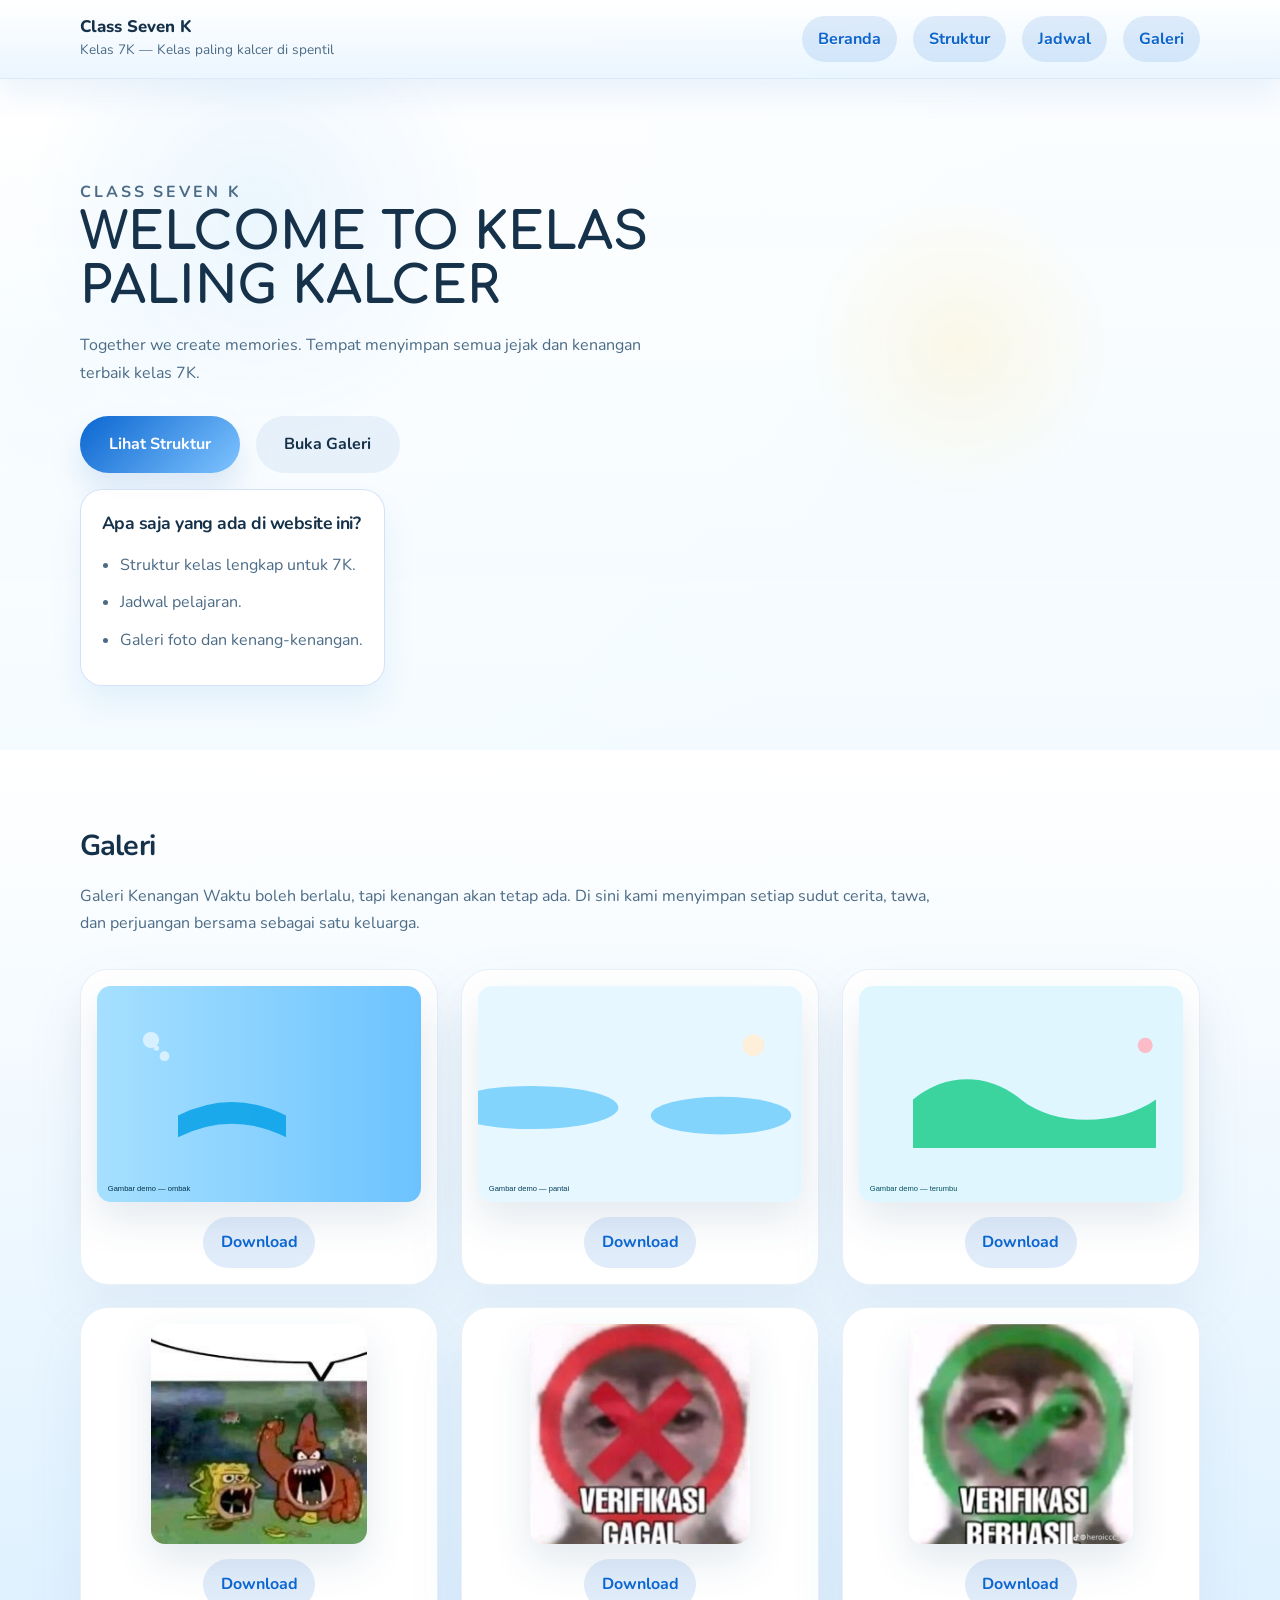
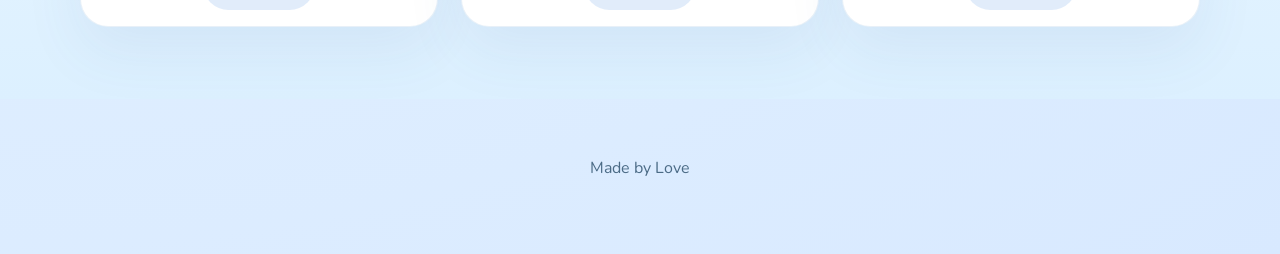
<file: index.html>
<!DOCTYPE html>
<html lang="id">
<head>
  <meta charset="UTF-8" />
  <meta name="viewport" content="width=device-width, initial-scale=1.0" />
  <title>Seven K</title>
  <link rel="preconnect" href="https://fonts.googleapis.com">
  <link rel="preconnect" href="https://fonts.gstatic.com" crossorigin>
  <link href="https://fonts.googleapis.com/css2?family=Comfortaa:wght@400;500;700&family=Nunito:wght@400;600;700&display=swap" rel="stylesheet">
  <link rel="stylesheet" href="styles.css" />
</head>
<body>
  <header class="site-header">
    <div class="container header-inner">
      <div class="brand">
        <div>
          <h1>Class Seven K</h1>
          <p>Kelas 7K — Kelas paling kalcer di spentil</p>
        </div>
      </div>
      <button class="menu-toggle" id="menuToggle">☰</button>
      <div class="nav-pill">
        <nav class="site-nav" id="siteNav">
          <a href="#home">Beranda</a>
          <a href="structure.html">Struktur</a>
          <a href="schedule.html">Jadwal</a>
          <a href="#gallery">Galeri</a>
        </nav>
      </div>
    </div>
  </header>

  <main>
    <section class="hero" id="home">
      <div class="hero-bg"></div>
      
      <div class="container hero-content">
        <div class="hero-copy">
          <p class="eyebrow">Class Seven K</p>
          <h2>WELCOME TO KELAS PALING KALCER

</h2>
          <p>Together we create memories. Tempat menyimpan semua jejak dan kenangan terbaik kelas 7K.</p>
          <div class="hero-actions">
            <div class="hero-buttons">
              <a href="structure.html" class="button">Lihat Struktur</a>
              <a href="#gallery" class="button secondary">Buka Galeri</a>
            </div>
            <aside class="quick-info-card">
              <h3>Apa saja yang ada di website ini?</h3>
              <ul>
                <li>Struktur kelas lengkap untuk 7K.</li>
                <li>Jadwal pelajaran.</li>
                <li>Galeri foto dan kenang-kenangan.</li>
              </ul>
            </aside>
          </div>
        </div>

        
      </div>
    </section>

    <!-- Struktur kelas dipindah ke halaman terpisah: structure.html -->

    

    <section class="section section-wave" id="gallery">
      <div class="container">
        <h3>Galeri</h3>
        <p class="section-intro">Galeri Kenangan

Waktu boleh berlalu, tapi kenangan akan tetap ada. Di sini kami menyimpan setiap sudut cerita, tawa, dan perjuangan bersama sebagai satu keluarga.</p>
        <div id="galleryGrid" class="gallery-grid" aria-live="polite">
          <!-- gallery will be rendered here from data/gallery.json -->
        </div>
      </div>
    </section>
  </main>

  <footer class="site-footer">
    <div class="container">
      <p>Made by Love</p>
    </div>
  </footer>

  <script src="script.js"></script>
</body>
</html>
</file>
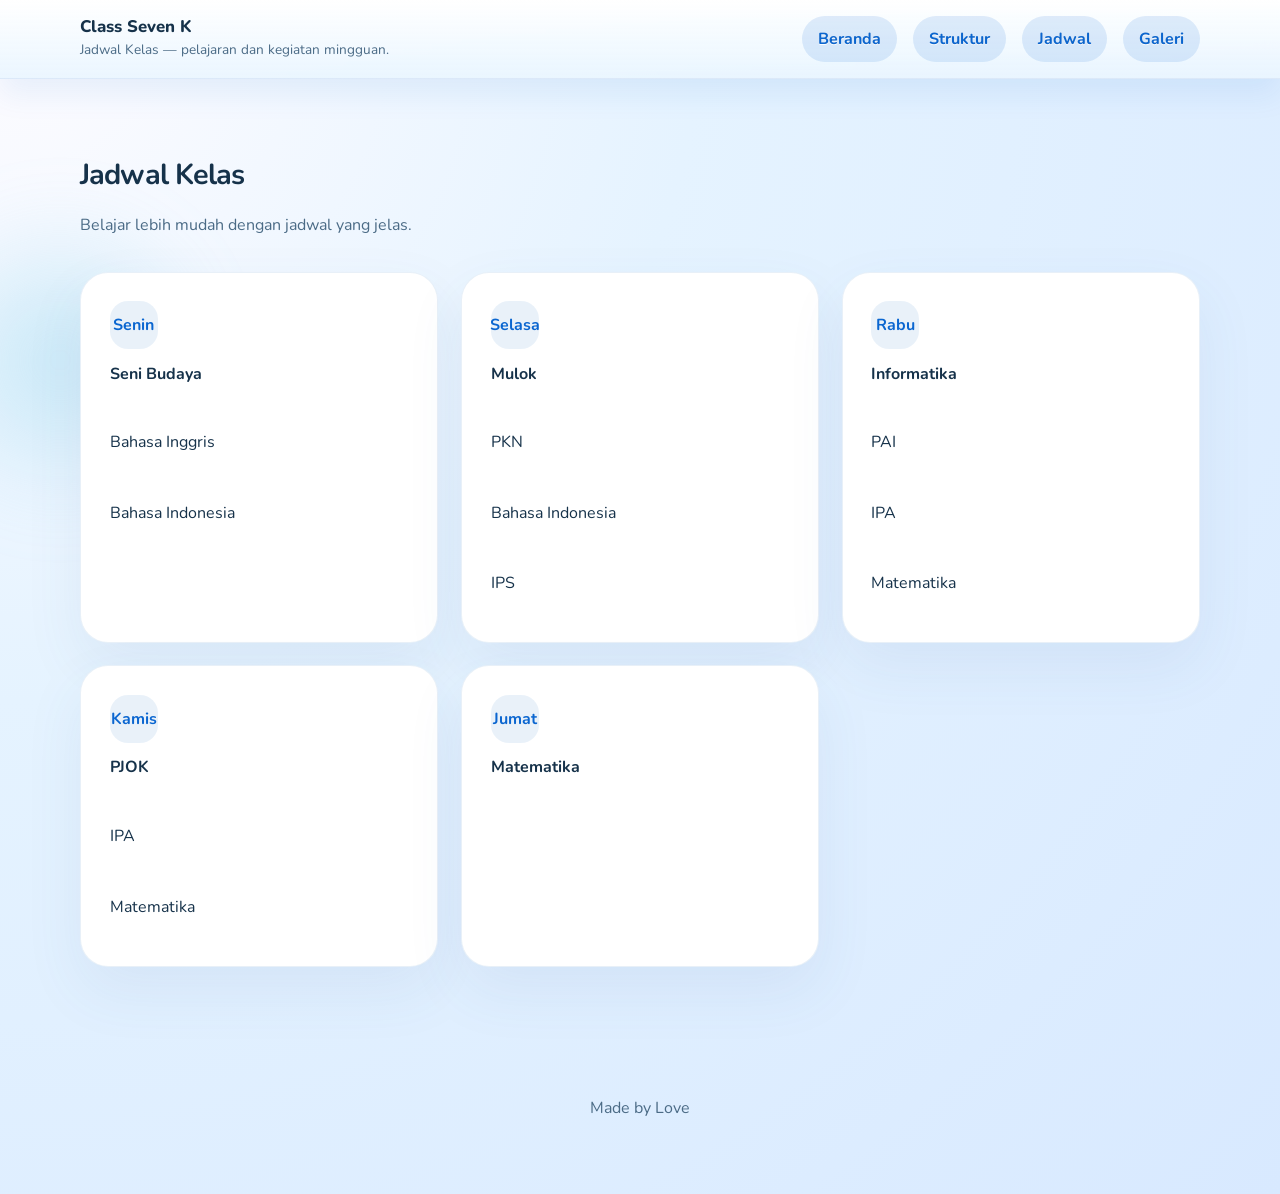
<file: schedule.html>
<!DOCTYPE html>
<html lang="id">
<head>
  <meta charset="UTF-8" />
  <meta name="viewport" content="width=device-width, initial-scale=1.0" />
  <title>Jadwal Kelas - Kelas Laut</title>
  <link rel="preconnect" href="https://fonts.googleapis.com">
  <link rel="preconnect" href="https://fonts.gstatic.com" crossorigin>
  <link href="https://fonts.googleapis.com/css2?family=Comfortaa:wght@400;500;700&family=Nunito:wght@400;600;700&display=swap" rel="stylesheet">
  <link rel="stylesheet" href="styles.css" />
</head>
<body>
  <header class="site-header">
    <div class="container header-inner">
      <div class="brand">
        <div>
          <h1>Class Seven K</h1>
          <p>Jadwal Kelas — pelajaran dan kegiatan mingguan.</p>
        </div>
      </div>
      <button class="menu-toggle" id="menuToggle">☰</button>
      <div class="nav-pill">
        <nav class="site-nav" id="siteNav">
          <a href="index.html">Beranda</a>
          <a href="structure.html">Struktur</a>
          <a href="schedule.html">Jadwal</a>
          <a href="index.html#gallery">Galeri</a>
        </nav>
      </div>
    </div>
  </header>

  <main>
    <section class="section">
      <div class="container">
        <h3>Jadwal Kelas</h3>
        <p class="section-intro">Belajar lebih mudah dengan jadwal yang jelas.</p>
        <div class="schedule-grid">
          <div class="schedule-card">
            <span>Senin</span>
            <h4>Seni Budaya</h4>
            <p>Bahasa Inggris</p>
            <p>Bahasa Indonesia</p>
          </div>
          <div class="schedule-card">
            <span>Selasa</span>
            <h4>Mulok</h4>
            <p>PKN</p>
            <p>Bahasa Indonesia</p>
            <p>IPS</p>
          </div>
          <div class="schedule-card">
            <span>Rabu</span>
            <h4>Informatika</h4>
            <p>PAI</p>
            <p>IPA</p>
            <p>Matematika</p>
          </div>
          <div class="schedule-card">
            <span>Kamis</span>
            <h4>PJOK</h4>
            <p>IPA</p>
            <p>Matematika</p>
          </div>
          <div class="schedule-card">
            <span>Jumat</span>
            <h4>Matematika</h4>
          </div>
        </div>
      </div>
    </section>

  <footer class="site-footer">
    <div class="container">
      <p>Made by Love</p>
    </div>
  </footer>

  <script src="script.js"></script>
</body>
</html>
</file>
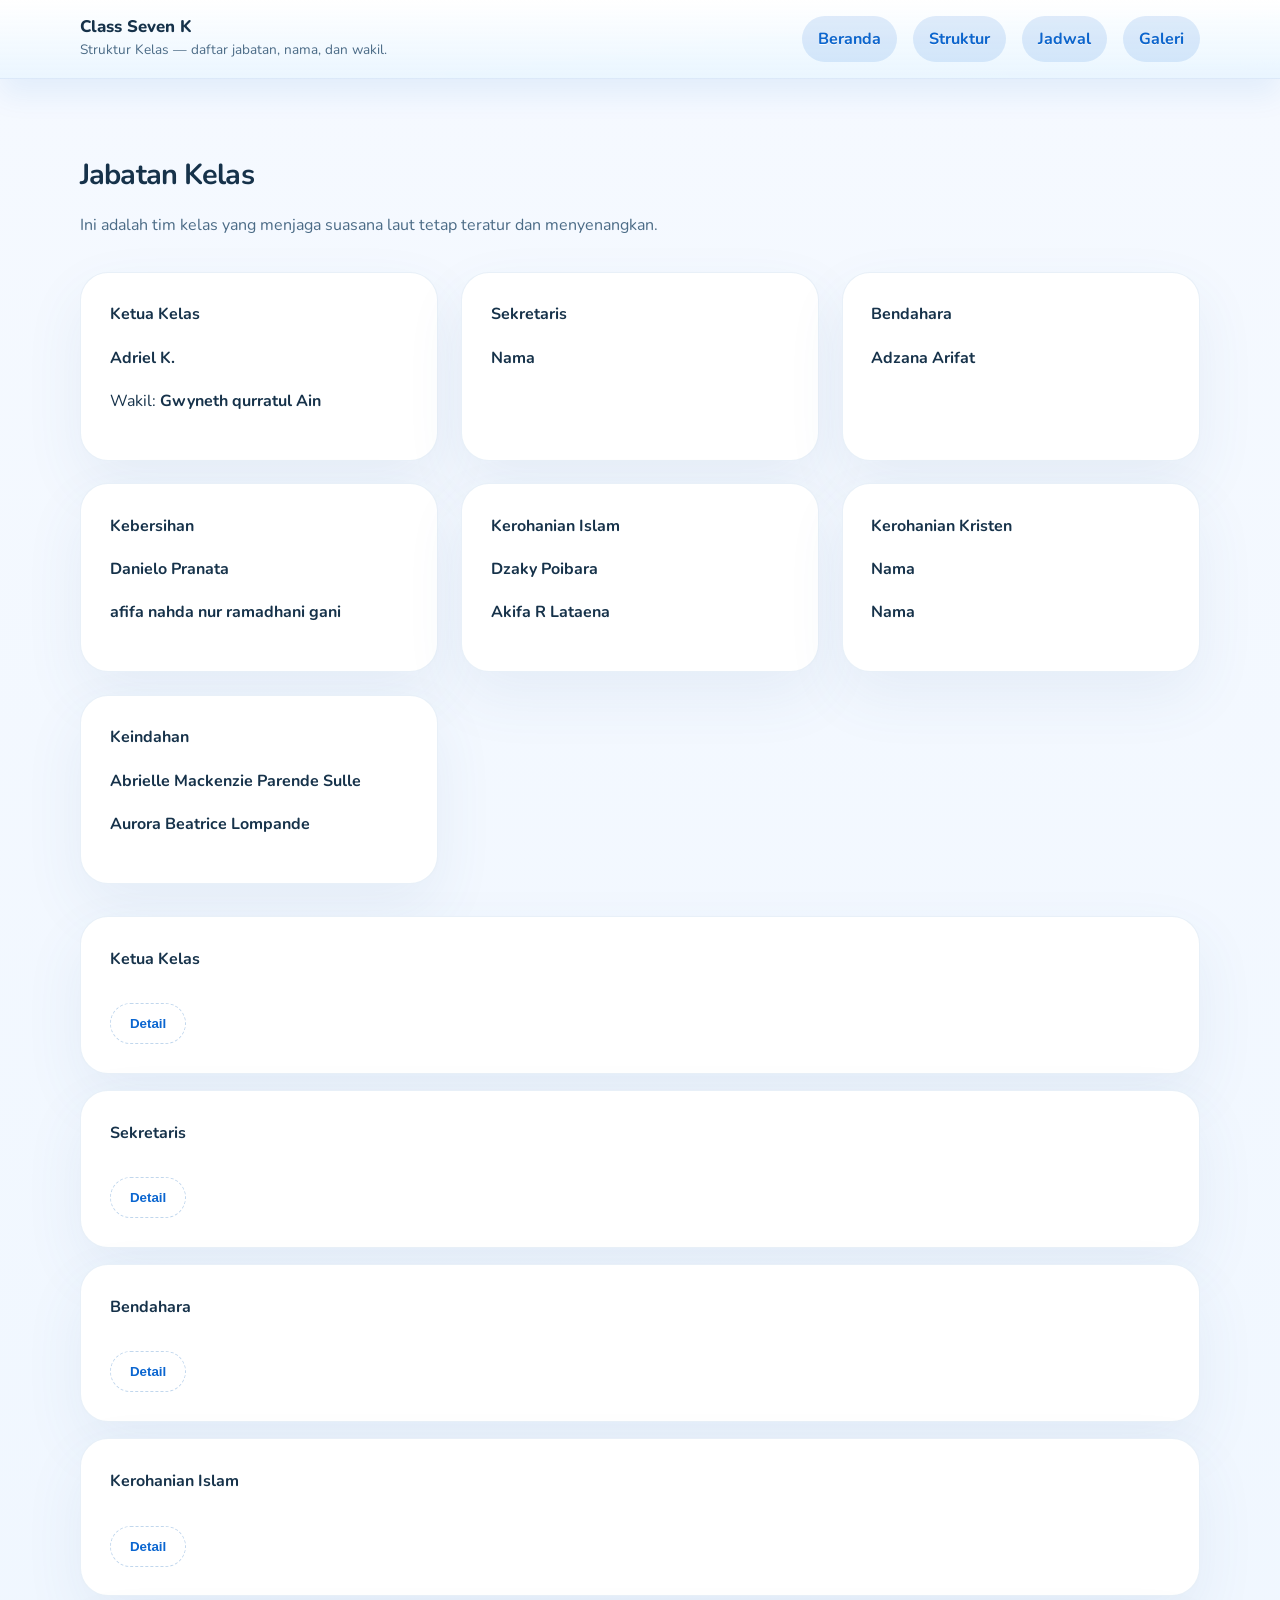
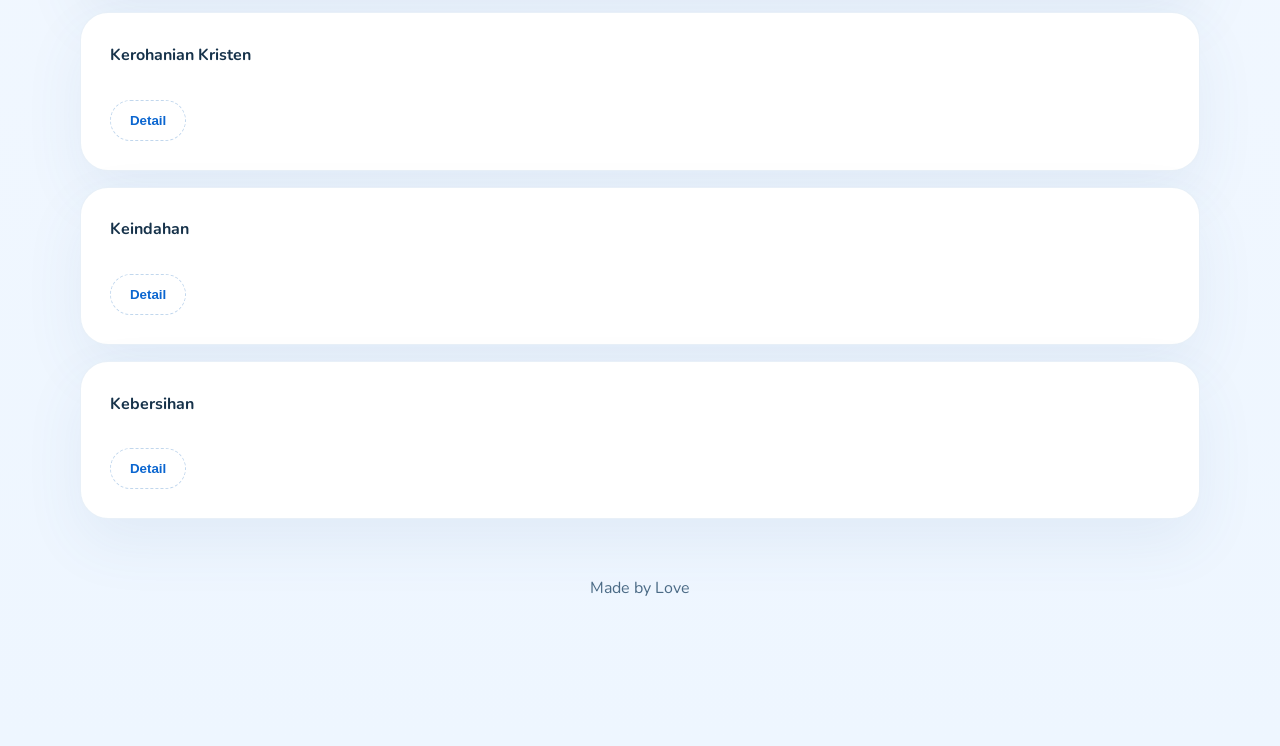
<file: structure.html>
<!DOCTYPE html>
<html lang="id">
<head>
  <meta charset="UTF-8" />
  <meta name="viewport" content="width=device-width, initial-scale=1.0" />
  <title>Struktur Kelas Laut</title>
  <link rel="preconnect" href="https://fonts.googleapis.com">
  <link rel="preconnect" href="https://fonts.gstatic.com" crossorigin>
  <link href="https://fonts.googleapis.com/css2?family=Comfortaa:wght@400;500;700&family=Nunito:wght@400;600;700&display=swap" rel="stylesheet">
  <link rel="stylesheet" href="styles.css" />
</head>
<body>
  <header class="site-header">
    <div class="container header-inner">
      <div class="brand">
        <div>
          <h1>Class Seven K</h1>
          <p>Struktur Kelas — daftar jabatan, nama, dan wakil.</p>
        </div>
      </div>
      <button class="menu-toggle" id="menuToggle">☰</button>
      <div class="nav-pill">
        <nav class="site-nav" id="siteNav">
          <a href="index.html">Beranda</a>
          <a href="structure.html">Struktur</a>
          <a href="schedule.html">Jadwal</a>
          <a href="index.html#gallery">Galeri</a>
        </nav>
      </div>
    </div>
  </header>

  <main>
    <section class="section section-blue">
      <div class="decor-image decor-top-right"></div>
      <div class="container">
        <h3>Jabatan Kelas</h3>
        <p class="section-intro">Ini adalah tim kelas yang menjaga suasana laut tetap teratur dan menyenangkan.</p>
        <div class="structure-grid">
          <div class="structure-card">
            <h4>Ketua Kelas</h4>
            <p><strong>Adriel K.</strong></p>
            <p>Wakil: <strong>Gwyneth qurratul Ain
</strong></p>
          </div>
          <div class="structure-card">
            <h4>Sekretaris</h4>
            <p><strong>Nama</strong></p>
          </div>
          <div class="structure-card">
            <h4>Bendahara</h4>
            <p><strong>Adzana Arifat</strong></p>
          </div>
          <div class="structure-card">
            <h4>Kebersihan</h4>
            <p><strong>Danielo Pranata</strong></p>
            <p><strong>afifa nahda nur ramadhani gani</strong></p>
          </div>
          <div class="structure-card">
            <h4>Kerohanian Islam</h4>
            <p><strong>Dzaky Poibara</strong></p>
            <p><strong>Akifa R Lataena</strong></p>
          </div>
          <div class="structure-card">
            <h4>Kerohanian Kristen</h4>
            <p><strong>Nama</strong></p>
            <p><strong>Nama</strong></p>
          </div>
          <div class="structure-card">
            <h4>Keindahan</h4>
            <p><strong>Abrielle Mackenzie Parende Sulle</strong></p>
            <p><strong>Aurora Beatrice Lompande</strong></p>
          </div>
        </div>

        <div class="class-list">
          <article class="class-item">
            <h4>Ketua Kelas</h4>
            <button class="detail-toggle">Detail</button>
            <div class="detail-panel">
              <p>Mengorganisir kegiatan, menyapa semua siswa, dan memimpin rapat kelas.</p>
            </div>
          </article>
          <article class="class-item">
            <h4>Sekretaris</h4>
            <button class="detail-toggle">Detail</button>
            <div class="detail-panel">
              <p>Mencatat jadwal, menyiapkan surat, dan membantu komunikasi kelas.</p>
            </div>
          </article>
          <article class="class-item">
            <h4>Bendahara</h4>
            <button class="detail-toggle">Detail</button>
            <div class="detail-panel">
              <p>Mengelola uang kelas, belanja kebutuhan, dan menjaga catatan biaya.</p>
            </div>
          </article>
          <article class="class-item">
            <h4>Kerohanian Islam</h4>
            <button class="detail-toggle">Detail</button>
            <div class="detail-panel">
              <p>Mendukung kegiatan keagamaan Islam kelas dan mengatur acara ibadah bersama.</p>
            </div>
          </article>
          <article class="class-item">
            <h4>Kerohanian Kristen</h4>
            <button class="detail-toggle">Detail</button>
            <div class="detail-panel">
              <p>Mendukung kegiatan keagamaan Kristen dan memastikan doa bersama berjalan dengan baik.</p>
            </div>
          </article>
          <article class="class-item">
            <h4>Keindahan</h4>
            <button class="detail-toggle">Detail</button>
            <div class="detail-panel">
              <p>Menata dekorasi kelas agar suasana laut tetap indah, rapi, dan penuh warna.</p>
            </div>
          </article>
          <article class="class-item">
            <h4>Kebersihan</h4>
            <button class="detail-toggle">Detail</button>
            <div class="detail-panel">
              <p>Memastikan area kelas rapi dan mengatur jadwal bersih-bersih.</p>
            </div>
          </article>
        </div>

        
  <footer class="site-footer">
    <div class="container">
      <p>Made by Love</p>
    </div>
  </footer>

  <script src="script.js"></script>
</body>
</html>
</file>
<file: styles.css>
:root {
  --bg: #f0f6ff;
  --surface: #ffffff;
  --surface-soft: #eef7ff;
  --text: #16324a;
  --muted: #4b6b86;
  --primary: #0b66d0;
  --accent: #7fc4ff;
  --accent-2: #cfeeff;
  --shadow: 0 26px 60px rgba(11, 102, 208, 0.12);
}

* {
  box-sizing: border-box;
}

html {
  scroll-behavior: smooth;
}

body {
  margin: 0;
  font-family: 'Nunito', 'Comfortaa', sans-serif;
  background: radial-gradient(circle at top left, #fefcff 0%, #e5f3ff 40%, #d8e9ff 100%);
  color: var(--text);
  line-height: 1.7;
  min-height: 100vh;
}

body::before {
  content: '';
  position: fixed;
  left: -120px;
  top: 20vh;
  width: 360px;
  height: 360px;
  background: radial-gradient(circle, rgba(141,211,236,0.45), transparent 60%);
  filter: blur(35px);
  z-index: -1;
}

img {
  max-width: 100%;
  display: block;
}

.container {
  width: min(1120px, calc(100% - 2rem));
  margin: 0 auto;
}

.site-header {
  position: sticky;
  top: 0;
  z-index: 20;
  background: linear-gradient(180deg, rgba(255, 255, 255, 0.98), rgba(233, 245, 255, 0.92));
  backdrop-filter: blur(16px);
  border-bottom: 1px solid rgba(11, 102, 208, 0.14);
  box-shadow: 0 16px 30px rgba(11, 102, 208, 0.08);
}

.header-inner {
  display: flex;
  align-items: center;
  justify-content: space-between;
  gap: 1rem;
  padding: 1rem 0;
}

.brand {
  display: flex;
  align-items: center;
  gap: 0.85rem;
}

.logo {
  display: inline-flex;
  width: 3.1rem;
  height: 3.1rem;
  border-radius: 18px;
  align-items: center;
  justify-content: center;
  background: linear-gradient(135deg, #0b66d0, #6fb8ff);
  color: #f9fbff;
  font-size: 1.25rem;
}

.brand h1 {
  font-size: 1.05rem;
  line-height: 1.05;
  font-weight: 800;
}
.brand p {
  margin: 0.15rem 0 0;
  font-size: 0.85rem;
  color: var(--muted);
}

.site-nav {
  display: flex;
  gap: 1rem;
  align-items: center;
}

.nav-pill {
  display: inline-flex;
  align-items: center;
  gap: 0.5rem;
  padding: 0;
  border-radius: 999px;
  background: transparent;
  border: none;
  box-shadow: none;
}

.nav-pill .site-nav a {
  padding: 0.6rem 1rem;
  color: var(--primary);
  font-weight: 700;
  border-radius: 999px;
  background: rgba(11, 102, 208, 0.12);
  transition: transform 0.2s ease, background 0.2s ease, color 0.2s ease;
}

.nav-pill .site-nav a:hover,
.nav-pill .site-nav a:focus-visible {
  transform: translateY(-1px);
  background: rgba(11, 102, 208, 0.28);
  color: #0b66d0;
}

.nav-pill .site-nav a {
  -webkit-text-stroke: 0.2px rgba(0,0,0,0.12);
  text-shadow:
    0 1px 0 rgba(255,255,255,0.9);
}

.site-nav a {
  color: var(--text);
  text-decoration: none;
  font-weight: 600;
  padding: 0.55rem 0.85rem;
  border-radius: 999px;
  transition: background 0.25s ease, color 0.25s ease;
}

.site-nav a:hover,
.site-nav a:focus-visible {
  background: rgba(79, 141, 217, 0.1);
}

.menu-toggle {
  display: none;
  border: none;
  color: var(--text);
  background: rgba(255, 255, 255, 0.9);
  font-size: 1.2rem;
  cursor: pointer;
  padding: 0.75rem 1rem;
  border-radius: 999px;
  box-shadow: 0 12px 25px rgba(118, 160, 204, 0.12);
}

.hero {
  position: relative;
  overflow: hidden;
  padding: 5rem 0 4rem;
}

.quick-info-card {
  max-width: 340px;
  background: rgba(255, 255, 255, 0.92);
  border: 1px solid rgba(11, 102, 208, 0.18);
  border-radius: 22px;
  box-shadow: 0 18px 32px rgba(11, 102, 208, 0.08);
  padding: 1.2rem 1.3rem;
}

.quick-info-card h3 {
  margin: 0 0 0.85rem;
  font-size: 1.1rem;
  color: var(--text);
}

.quick-info-card ul {
  margin: 0;
  padding-left: 1.15rem;
  color: var(--muted);
}

.quick-info-card li {
  margin-bottom: 0.75rem;
  line-height: 1.6;
}

.hero-actions {
  display: flex;
  flex-wrap: wrap;
  gap: 1.25rem;
  align-items: flex-start;
  margin-top: 1.8rem;
}

.hero-buttons {
  display: flex;
  flex-wrap: wrap;
  gap: 1rem;
}

.hero-bg {
  position: absolute;
  inset: 0;
  background: radial-gradient(circle at 20% 20%, rgba(201, 230, 251, 0.35), transparent 20%),
              radial-gradient(circle at 75% 40%, rgba(255, 220, 126, 0.18), transparent 15%),
              linear-gradient(180deg, rgba(255, 255, 255, 0.86), rgba(246, 252, 255, 0.85));
  pointer-events: none;
}

.hero-content {
  position: relative;
  display: grid;
  grid-template-columns: 1.1fr 0.9fr;
  gap: 2rem;
  align-items: center;
}

.hero-copy {
  max-width: 42rem;
}

.eyebrow {
  color: var(--primary);
  font-weight: 700;
  letter-spacing: 0.18em;
  text-transform: uppercase;
  margin-bottom: 1rem;
  font-size: 0.8rem;
}

h1, h2, h3, h4 {
  margin: 0;
}

h2 {
  font-family: 'Comfortaa', cursive;
  font-size: clamp(2.4rem, 4vw, 3.4rem);
  line-height: 1.05;
  margin-bottom: 1rem;
}

h3 {
  font-size: clamp(1.8rem, 2.2vw, 2.4rem);
  letter-spacing: -0.03em;
}

.hero-copy p,
.section-intro,
.card p,
.feature-card p,
.wave-card p,
.contact-card p {
  color: var(--muted);
  font-size: 1rem;
  margin: 1.2rem 0 0;
}

.hero-actions {
  display: flex;
  flex-wrap: wrap;
  gap: 1rem;
  margin-top: 1.8rem;
}

.button {
  display: inline-flex;
  align-items: center;
  justify-content: center;
  padding: 0.95rem 1.8rem;
  border-radius: 999px;
  border: none;
  background: linear-gradient(135deg, var(--primary), var(--accent));
  color: white;
  text-decoration: none;
  font-weight: 700;
  transition: transform 0.2s ease, box-shadow 0.2s ease;
  box-shadow: 0 18px 30px rgba(79, 140, 204, 0.18);
}

.button:hover,
.button:focus-visible {
  transform: translateY(-1px);
}

.button.secondary {
  background: rgba(79, 140, 204, 0.1);
  color: var(--text);
  box-shadow: none;
}

.hero-image {
  display: flex;
  justify-content: center;
}

/* Ocean decorations can be added later with image files if desired */

.hero-deco {
  position: absolute;
  font-size: 2.4rem;
  opacity: 0.65;
}

.deco-one {
  top: 1.5rem;
  right: 2rem;
}

.deco-two {
  bottom: 1rem;
  left: 1rem;
}

.deco-three {
  top: 12rem;
  left: 2rem;
}

.image-frame {
  width: min(100%, 420px);
  min-height: 420px;
  border-radius: 40px;
  background: linear-gradient(180deg, rgba(255, 255, 255, 0.98), rgba(241, 248, 255, 0.95));
  border: 1px solid rgba(93, 146, 204, 0.18);
  box-shadow: 0 40px 80px rgba(55, 103, 155, 0.12);
  position: relative;
  overflow: hidden;
  display: grid;
  place-items: center;
  padding: 2rem;
}

.image-float {
  width: 100%;
  height: 100%;
  border-radius: 32px;
  display: grid;
  place-items: center;
  background: radial-gradient(circle at center, rgba(255, 255, 255, 0.9), rgba(221, 244, 255, 0.8));
  text-align: center;
  padding: 2rem;
  color: #34607a;
  font-weight: 700;
}

.image-float code {
  display: inline-block;
  margin-top: 0.8rem;
}

.section {
  padding: 4.5rem 0;
}

.section-blue {
  background: linear-gradient(180deg, #f5f9ff 0%, #eef6ff 100%);
}

.section-intro {
  max-width: 54rem;
  margin-top: 0.75rem;
}

.grid-2 {
  display: grid;
  grid-template-columns: repeat(2, minmax(0, 1fr));
  gap: 1.5rem;
  margin-top: 2rem;
}

.feature-card,
.card,
.wave-card,
.contact-card {
  background: var(--surface);
  border-radius: 32px;
  border: 1px solid rgba(108, 158, 201, 0.12);
  box-shadow: 0 25px 50px rgba(78, 118, 157, 0.09);
}

.feature-card {
  padding: 2rem;
}

.feature-card h4,
.card h4 {
  margin-bottom: 0.8rem;
}

.cards {
  display: grid;
  gap: 1.5rem;
  grid-template-columns: repeat(3, minmax(0, 1fr));
  margin-top: 2rem;
}

.card {
  padding: 2.2rem;
}

.card-icon {
  width: 3rem;
  height: 3rem;
  display: grid;
  place-items: center;
  border-radius: 16px;
  background: linear-gradient(135deg, rgba(79, 140, 204, 0.16), rgba(141, 211, 236, 0.28));
  margin-bottom: 1rem;
  font-size: 1.35rem;
}

.section-wave {
  padding: 4.5rem 0;
  background: linear-gradient(180deg, #ffffff 0%, #dcf0ff 100%);
}

.wave-card {
  display: grid;
  place-items: center;
  padding: 3rem;
  gap: 1rem;
}

.structure-grid,
.schedule-grid,
.gallery-grid {
  display: grid;
  gap: 1.4rem;
  margin-top: 2rem;
}

.structure-grid {
  grid-template-columns: repeat(3, minmax(0, 1fr));
}

.structure-card,
.schedule-card,
.gallery-card,
.class-item {
  background: var(--surface);
  border: 1px solid rgba(93, 146, 204, 0.14);
  border-radius: 28px;
  box-shadow: 0 24px 60px rgba(64, 107, 150, 0.08);
  padding: 1.8rem;
}

.structure-card h4,
.schedule-card h4,
.class-item h4 {
  margin-bottom: 0.9rem;
}

.class-list {
  margin-top: 2rem;
  display: grid;
  gap: 1rem;
}

.class-item {
  position: relative;
}

.detail-toggle {
  margin-top: 1rem;
  background: transparent;
  border: 1px dashed rgba(79, 140, 204, 0.35);
  color: var(--primary);
  border-radius: 999px;
  padding: 0.75rem 1.2rem;
  cursor: pointer;
  font-weight: 700;
}

.detail-panel {
  max-height: 0;
  overflow: hidden;
  transition: max-height 0.3s ease, padding 0.3s ease;
  padding: 0 0;
}

.detail-panel.open {
  max-height: 220px;
  padding: 1rem 0 0;
}

.schedule-grid {
  grid-template-columns: repeat(3, minmax(0, 1fr));
}

.schedule-card {
  display: flex;
  flex-direction: column;
  gap: 0.7rem;
}

.schedule-card span {
  display: inline-flex;
  align-items: center;
  justify-content: center;
  width: 3rem;
  height: 3rem;
  border-radius: 18px;
  background: rgba(79, 140, 204, 0.12);
  color: var(--primary);
  font-weight: 700;
}

.gallery-grid {
  grid-template-columns: repeat(3, minmax(0, 1fr));
}

.gallery-card {
  min-height: 220px;
  display: grid;
  gap: 0.9rem;
  place-items: center;
  text-align: center;
  padding: 1rem;
  font-weight: 600;
  color: var(--text);
}

.gallery-card img,
.gallery-thumb {
  max-height: 220px;
  width: auto;
  border-radius: 14px;
  box-shadow: 0 18px 40px rgba(36, 80, 120, 0.12);
  transition: transform 0.25s ease, box-shadow 0.25s ease;
  cursor: zoom-in;
  touch-action: manipulation;
  -webkit-tap-highlight-color: rgba(11, 102, 208, 0.2);
}

.gallery-card img:hover,
.gallery-thumb:hover {
  transform: scale(1.03);
  box-shadow: 0 22px 46px rgba(36, 80, 120, 0.18);
}

.gallery-actions {
  width: 100%;
  display: flex;
  justify-content: center;
}

.download-btn {
  display: inline-flex;
  align-items: center;
  justify-content: center;
  gap: 0.5rem;
  padding: 0.75rem 1.1rem;
  border-radius: 999px;
  background: rgba(11, 102, 208, 0.12);
  color: var(--primary);
  font-weight: 700;
  text-decoration: none;
  transition: transform 0.2s ease, background 0.2s ease;
}

.download-btn:hover,
.download-btn:focus-visible {
  transform: translateY(-1px);
  background: rgba(11, 102, 208, 0.2);
}

.lightbox .lightbox-header {
  display: flex;
  justify-content: space-between;
  gap: 1rem;
  align-items: center;
  margin-bottom: 0.85rem;
}

.lightbox-download {
  padding: 0.65rem 1rem;
}

.lightbox {
  position: fixed;
  inset: 0;
  display: grid;
  place-items: center;
  background: rgba(5,10,20,0.72);
  z-index: 70;
  opacity: 0;
  pointer-events: none;
  transition: opacity 220ms ease;
}
.lightbox.open { opacity: 1; pointer-events: auto; }
.lightbox .lightbox-inner {
  position: relative;
  max-width: 92vw;
  max-height: 92vh;
  width: min(92vw, 900px);
  padding: 1rem;
}
.lightbox img {
  width: 100%;
  height: auto;
  max-height: 92vh;
  border-radius: 16px;
  display: block;
}
.lightbox .lightbox-close {
  position: absolute;
  right: 18px;
  top: 18px;
  background: rgba(255,255,255,0.95);
  border: none;
  padding: 0.6rem 0.9rem;
  border-radius: 999px;
  cursor: pointer;
  font-weight: 700;
}

.hero-deco {
  position: absolute;
  font-size: 2.4rem;
  opacity: 0.55;
}

.deco-one {
  top: 1.5rem;
  right: 2rem;
}

.deco-two {
  bottom: 1rem;
  left: 1rem;
}

.deco-three {
  top: 12rem;
  left: 2rem;
}

.site-footer {
  padding: 2.5rem 0 3.5rem;
  text-align: center;
  color: var(--muted);
}

code {
  background: rgba(79, 140, 204, 0.12);
  padding: 0.18rem 0.42rem;
  border-radius: 0.4rem;
  font-size: 0.95rem;
}

@media (max-width: 900px) {
  .hero-content {
    grid-template-columns: 1fr;
  }
  .grid-2,
  .cards {
    grid-template-columns: 1fr;
  }
}

@media (max-width: 720px) {
  .header-inner {
    flex-wrap: wrap;
    justify-content: space-between;
    gap: 0.85rem;
    align-items: center;
  }
  .nav-pill {
    width: 100%;
    justify-content: flex-end;
  }
  .site-nav {
    width: 100%;
    flex-direction: column;
    align-items: stretch;
    gap: 0;
    max-height: 0;
    overflow: hidden;
    transition: max-height 0.35s ease, padding 0.35s ease;
    padding: 0;
    border-top: 1px solid rgba(11, 102, 208, 0.12);
    background: rgba(255, 255, 255, 0.96);
    border-radius: 0 0 22px 22px;
    box-shadow: 0 18px 35px rgba(11, 102, 208, 0.08);
  }
  .site-nav.open {
    max-height: 340px;
    padding: 0.75rem 0;
  }
  .site-nav a {
    width: 100%;
    text-align: center;
    padding: 0.9rem 1rem;
    margin: 0;
    border-radius: 0;
    background: rgba(11, 102, 208, 0.12);
  }
  .site-nav a:hover,
  .site-nav a:focus-visible {
    background: rgba(11, 102, 208, 0.24);
  }
  .menu-toggle {
    display: inline-flex;
  }
  .hero-actions {
    flex-direction: column;
    gap: 1rem;
  }
  .hero-buttons {
    width: 100%;
    justify-content: center;
  }
  .quick-info-card {
    width: 100%;
    max-width: none;
  }
  .hero-content {
    grid-template-columns: 1fr;
  }
  .section-intro {
    max-width: 100%;
  }
  .gallery-grid,
  .schedule-grid,
  .structure-grid {
    grid-template-columns: 1fr;
  }
  .button,
  .download-btn {
    width: 100%;
  }
}
</file>
